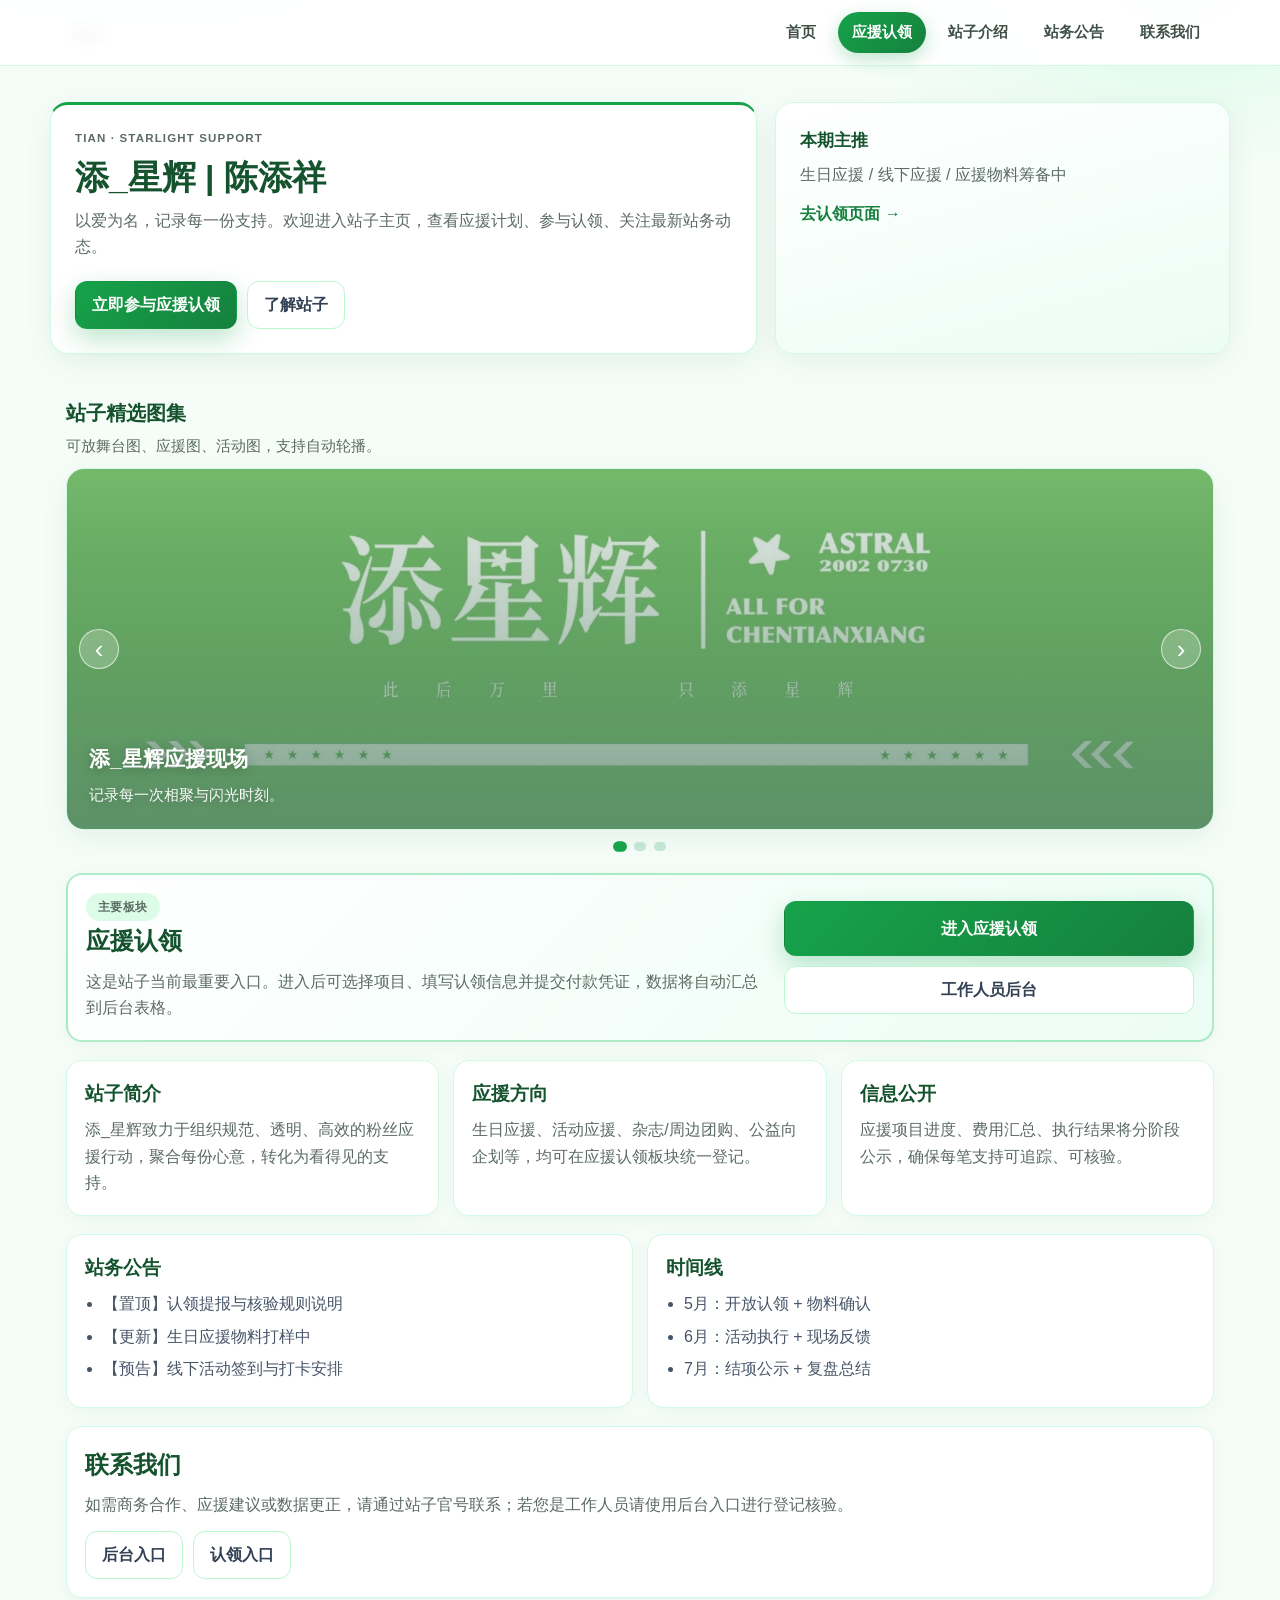
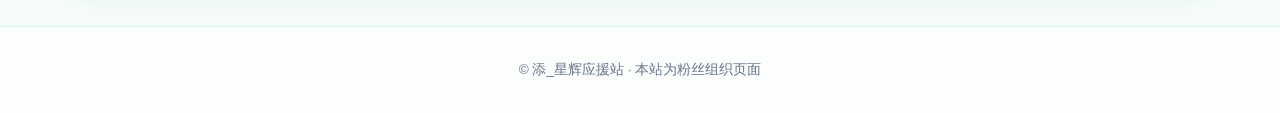
<file: index.html>
<!DOCTYPE html>
<html lang="zh-CN">
<head>
  <meta charset="UTF-8">
  <meta name="viewport" content="width=device-width, initial-scale=1.0, viewport-fit=cover">
  <meta name="color-scheme" content="light">
  <title>添_星辉 | 应援站主页</title>
  <link rel="stylesheet" href="assets/home.css">
</head>
<body>
  <header class="site-header">
    <div class="header-inner">
      <a href="index.html" class="logo-wrap" aria-label="添_星辉主页">
        <img src="assets/站子名字图案.png" alt="添_星辉" class="site-logo" onerror="this.style.display='none';this.parentNode.querySelector('.site-logo-fallback').style.display='inline';">
        <span class="site-logo-fallback">添_星辉</span>
      </a>
      <button class="menu-toggle" id="menuToggle" aria-label="展开导航">☰</button>
      <nav class="top-nav" id="topNav" aria-label="主导航">
        <a href="#home">首页</a>
        <a href="#claim" class="is-primary">应援认领</a>
        <a href="#about">站子介绍</a>
        <a href="#news">站务公告</a>
        <a href="#contact">联系我们</a>
      </nav>
    </div>
  </header>

  <main>
    <section id="home" class="hero">
      <div class="hero-inner">
        <div class="hero-copy">
          <p class="kicker" id="heroKicker">TIAN · STARLIGHT SUPPORT</p>
          <h1 id="heroTitle">添_星辉 | 陈添祥</h1>
          <p id="heroDesc">以爱为名，记录每一份支持。欢迎进入站子主页，查看应援计划、参与认领、关注最新站务动态。</p>
          <div class="hero-actions">
            <a href="claim.html" class="btn btn-primary">立即参与应援认领</a>
            <a href="#about" class="btn">了解站子</a>
          </div>
        </div>
        <div class="hero-card">
          <h3 id="featureTitle">本期主推</h3>
          <p id="featureDesc">生日应援 / 线下应援 / 应援物料筹备中</p>
          <a href="claim.html" class="text-link">去认领页面 →</a>
        </div>
      </div>
    </section>

    <section class="carousel-section">
      <div class="section-head">
        <h2>站子精选图集</h2>
        <p>可放舞台图、应援图、活动图，支持自动轮播。</p>
      </div>
      <div class="carousel" id="carousel" aria-label="滚动图片">
        <button class="carousel-btn prev" id="prevSlide" aria-label="上一张">‹</button>
        <div class="carousel-track" id="carouselTrack">
          <article class="slide is-active" data-src="assets/banner-1.jpg">
            <div class="slide-overlay">
              <h3>添_星辉应援现场</h3>
              <p>记录每一次相聚与闪光时刻。</p>
            </div>
          </article>
          <article class="slide" data-src="assets/banner-2.jpg">
            <div class="slide-overlay">
              <h3>生日应援企划</h3>
              <p>生日主题视觉与应援物料进度一览。</p>
            </div>
          </article>
          <article class="slide" data-src="assets/banner-3.jpg">
            <div class="slide-overlay">
              <h3>站子活动纪念</h3>
              <p>线下活动、地推与打卡的精彩瞬间。</p>
            </div>
          </article>
        </div>
        <button class="carousel-btn next" id="nextSlide" aria-label="下一张">›</button>
      </div>
      <div class="dots" id="dots" aria-label="轮播指示器"></div>
    </section>

    <section id="claim" class="section cards">
      <article class="card card-feature">
        <div>
          <p class="badge">主要板块</p>
          <h2 id="claimTitle">应援认领</h2>
          <p id="claimDesc">这是站子当前最重要入口。进入后可选择项目、填写认领信息并提交付款凭证，数据将自动汇总到后台表格。</p>
        </div>
        <div class="card-actions">
          <a href="claim.html" class="btn btn-primary btn-lg">进入应援认领</a>
          <a href="admin.html" class="btn">工作人员后台</a>
        </div>
      </article>
    </section>

    <section id="about" class="section cards cards-3">
      <article class="card">
        <h3>站子简介</h3>
        <p>添_星辉致力于组织规范、透明、高效的粉丝应援行动，聚合每份心意，转化为看得见的支持。</p>
      </article>
      <article class="card">
        <h3>应援方向</h3>
        <p>生日应援、活动应援、杂志/周边团购、公益向企划等，均可在应援认领板块统一登记。</p>
      </article>
      <article class="card">
        <h3>信息公开</h3>
        <p>应援项目进度、费用汇总、执行结果将分阶段公示，确保每笔支持可追踪、可核验。</p>
      </article>
    </section>

    <section id="news" class="section cards cards-2">
      <article class="card">
        <h3>站务公告</h3>
        <ul class="news-list">
          <li id="news1">【置顶】认领提报与核验规则说明</li>
          <li id="news2">【更新】生日应援物料打样中</li>
          <li id="news3">【预告】线下活动签到与打卡安排</li>
        </ul>
      </article>
      <article class="card">
        <h3>时间线</h3>
        <ul class="news-list">
          <li>5月：开放认领 + 物料确认</li>
          <li>6月：活动执行 + 现场反馈</li>
          <li>7月：结项公示 + 复盘总结</li>
        </ul>
      </article>
    </section>

    <section id="contact" class="section cards">
      <article class="card">
        <h2>联系我们</h2>
        <p>如需商务合作、应援建议或数据更正，请通过站子官号联系；若您是工作人员请使用后台入口进行登记核验。</p>
        <div class="contact-actions">
          <a class="btn" href="admin.html">后台入口</a>
          <a class="btn" href="claim.html">认领入口</a>
        </div>
      </article>
    </section>
  </main>

  <footer class="site-footer">
    <p>© 添_星辉应援站 · 本站为粉丝组织页面</p>
  </footer>

  <script src="config.js"></script>
  <script src="assets/api.js"></script>
  <script src="assets/home.js"></script>
</body>
</html>
</file>
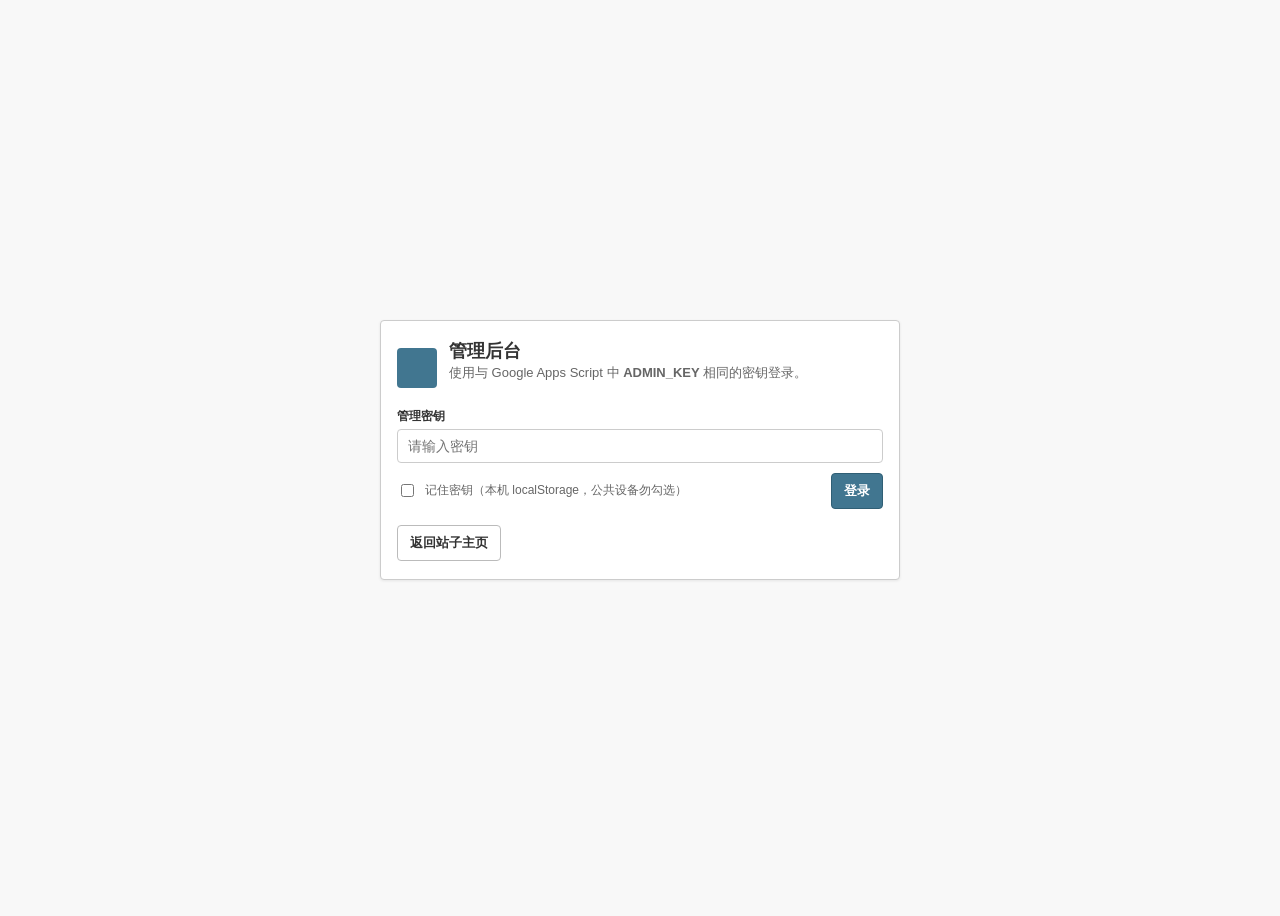
<file: admin.html>
<!DOCTYPE html>
<html lang="zh-CN">
<head>
  <meta charset="UTF-8">
  <meta name="viewport" content="width=device-width, initial-scale=1.0">
  <meta name="color-scheme" content="light">
  <title>管理后台 · 应援认领</title>
  <link rel="stylesheet" href="assets/admin.css?v=20260506-2208">
</head>
<body>
  <div class="wrap">
    <section id="view-login" class="view-login" aria-label="登录">
      <div class="login-card">
        <div class="login-brand">
          <div class="login-mark" aria-hidden="true"></div>
          <div>
            <h1 class="login-title">管理后台</h1>
            <p class="login-sub">使用与 Google Apps Script 中 <strong>ADMIN_KEY</strong> 相同的密钥登录。</p>
          </div>
        </div>

        <div class="field">
          <label for="loginKey">管理密钥</label>
          <input class="input" id="loginKey" type="password" autocomplete="off" placeholder="请输入密钥">
        </div>

        <div class="row">
          <label class="chk">
            <input type="checkbox" id="rememberKey">
            记住密钥（本机 localStorage，公共设备勿勾选）
          </label>
          <button type="button" class="btn btn-primary" id="btnLogin">登录</button>
        </div>

        <div id="loginMsg" class="msg" role="status"></div>

        <div class="row" style="margin-top:16px;">
          <a class="btn btn-ghost" href="index.html">返回站子主页</a>
        </div>
      </div>
    </section>

    <section id="view-app" hidden aria-label="控制台">
      <header class="admin-masthead">
        <div class="admin-masthead__title">应援认领 · 管理后台</div>
        <div class="admin-masthead__actions">
          <span class="meta meta--on-header" id="whoami">已登录</span>
          <button type="button" class="btn btn-header" id="btnLogout">退出登录</button>
          <a class="btn btn-header" href="claim.html">打开认领页</a>
        </div>
      </header>
      <nav class="admin-crumb" aria-label="面包屑">
        <a href="index.html">首页</a> › <span>管理后台</span>
      </nav>

      <div class="topbar">
        <div class="tabs" role="tablist" aria-label="功能分区">
          <button type="button" class="tab" id="tabClaims" role="tab" aria-selected="true">认领数据</button>
          <button type="button" class="tab" id="tabProjects" role="tab" aria-selected="false">应援项目</button>
          <button type="button" class="tab" id="tabSite" role="tab" aria-selected="false">主页内容</button>
        </div>
      </div>

      <div id="panelClaims" class="panel" role="tabpanel">
        <div class="toolbar">
          <div class="toolbar-left">
            <input class="input" id="filterClaims" type="search" placeholder="筛选：昵称 / 项目 / 联系方式…" style="min-width:min(520px,72vw);">
            <button type="button" class="btn btn-primary" id="btnReloadClaims">刷新</button>
            <button type="button" class="btn" id="btnCsvClaims">导出 CSV</button>
            <button type="button" class="btn" id="btnAddClaim">新增认领</button>
          </div>
          <div class="toolbar-right">
            <span class="meta" id="metaClaims">未加载</span>
          </div>
        </div>
        <div id="msgClaims" class="msg" role="status"></div>
        <div class="table-wrap">
          <table>
            <thead id="theadClaims"></thead>
            <tbody id="tbodyClaims"></tbody>
          </table>
          <div id="emptyClaims" class="empty" hidden>暂无数据</div>
        </div>
      </div>

      <div id="panelProjects" class="panel" hidden role="tabpanel">
        <div class="toolbar">
          <div class="toolbar-left">
            <input class="input" id="filterProjects" type="search" placeholder="筛选：名称 / 目标…" style="min-width:min(420px,72vw);">
            <button type="button" class="btn btn-primary" id="btnReloadProjects">刷新</button>
            <button type="button" class="btn" id="btnAddProject">新增项目</button>
          </div>
          <div class="toolbar-right">
            <span class="meta" id="metaProjects">未加载</span>
          </div>
        </div>
        <div id="msgProjects" class="msg" role="status"></div>
        <div class="table-wrap">
          <table>
            <thead id="theadProjects"></thead>
            <tbody id="tbodyProjects"></tbody>
          </table>
          <div id="emptyProjects" class="empty" hidden>暂无项目</div>
        </div>
      </div>

      <div id="panelSite" class="panel" hidden role="tabpanel">
        <div class="toolbar">
          <div class="toolbar-left">
            <button type="button" class="btn btn-primary" id="btnReloadSite">加载主页内容</button>
            <button type="button" class="btn" id="btnSaveSite">保存主页内容</button>
            <button type="button" class="btn" id="btnPreviewSite">一键预览首页</button>
            <button type="button" class="btn btn-danger" id="btnResetSite">恢复默认文案</button>
          </div>
          <div class="toolbar-right">
            <span class="meta" id="metaSite">未加载</span>
          </div>
        </div>
        <div id="msgSite" class="msg" role="status"></div>
        <div class="site-form-grid">
          <div class="field"><label for="site_hero_kicker">主视觉短标语</label><input class="input" id="site_hero_kicker" type="text"></div>
          <div class="field"><label for="site_hero_title">主标题</label><input class="input" id="site_hero_title" type="text"></div>
          <div class="field"><label for="site_hero_desc">主视觉描述</label><textarea class="input" id="site_hero_desc"></textarea></div>
          <div class="field"><label for="site_feature_title">本期主推标题</label><input class="input" id="site_feature_title" type="text"></div>
          <div class="field"><label for="site_feature_desc">本期主推描述</label><textarea class="input" id="site_feature_desc"></textarea></div>
          <div class="field"><label for="site_claim_title">应援认领标题</label><input class="input" id="site_claim_title" type="text"></div>
          <div class="field"><label for="site_claim_desc">应援认领描述</label><textarea class="input" id="site_claim_desc"></textarea></div>
          <div class="field"><label for="site_news_1">公告 1</label><input class="input" id="site_news_1" type="text"></div>
          <div class="field"><label for="site_news_2">公告 2</label><input class="input" id="site_news_2" type="text"></div>
          <div class="field"><label for="site_news_3">公告 3</label><input class="input" id="site_news_3" type="text"></div>
        </div>
      </div>
    </section>
  </div>

  <dialog id="dlgClaim" class="modal" aria-labelledby="dlgClaimTitle">
    <div class="modal-panel">
      <h3 id="dlgClaimTitle">编辑认领</h3>
      <div class="modal-grid" id="dlgClaimFields"></div>
      <div class="modal-actions">
        <button type="button" class="btn" id="dlgClaimCancel">取消</button>
        <button type="button" class="btn btn-primary" id="dlgClaimSave">保存</button>
      </div>
    </div>
  </dialog>

  <dialog id="dlgProject" class="modal" aria-labelledby="dlgProjectTitle">
    <div class="modal-panel">
      <h3 id="dlgProjectTitle">编辑应援项目</h3>
      <div class="modal-grid" id="dlgProjectFields"></div>
      <div class="modal-actions">
        <button type="button" class="btn" id="dlgProjectCancel">取消</button>
        <button type="button" class="btn btn-primary" id="dlgProjectSave">保存</button>
      </div>
    </div>
  </dialog>

  <script src="config.js?v=20260506-2208"></script>
  <script src="assets/api.js?v=20260506-2208"></script>
  <script src="assets/admin.js?v=20260506-2208"></script>
</body>
</html>
</file>
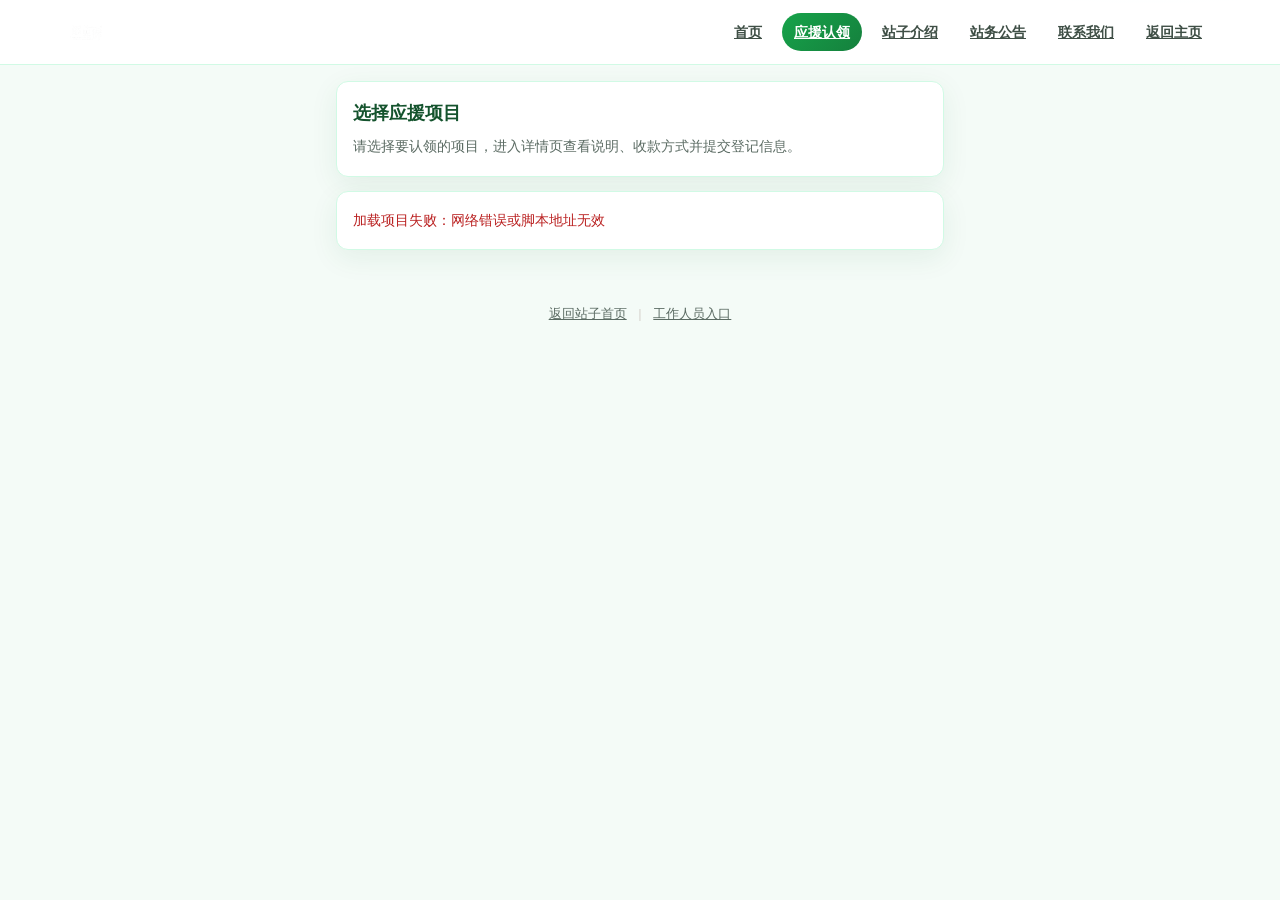
<file: claim.html>
<!DOCTYPE html>
<html lang="zh-CN">
<head>
  <meta charset="UTF-8">
  <meta name="viewport" content="width=device-width, initial-scale=1.0, viewport-fit=cover">
  <meta name="color-scheme" content="light">
  <title>添_星辉 | 应援认领</title>
  <link rel="stylesheet" href="assets/claim.css">
</head>
<body>
  <a class="skip-link" href="#main">跳到正文</a>

  <header class="site-header site-header-nav">
    <div class="header-inner">
      <a href="index.html" class="logo-wrap" aria-label="添_星辉主页">
        <img src="assets/站子名字图案.png" alt="添_星辉" class="site-logo" onerror="this.style.display='none';this.parentNode.querySelector('.site-logo-fallback').style.display='inline';">
        <span class="site-logo-fallback">添_星辉</span>
      </a>
      <button class="menu-toggle" id="menuToggle" aria-label="展开导航">☰</button>
      <nav class="top-nav" id="topNav" aria-label="主导航">
        <a href="index.html#home">首页</a>
        <a href="claim.html" class="is-primary">应援认领</a>
        <a href="index.html#about">站子介绍</a>
        <a href="index.html#news">站务公告</a>
        <a href="index.html#contact">联系我们</a>
        <a href="index.html">返回主页</a>
      </nav>
    </div>
  </header>

  <main id="main" class="site-main">
    <section id="view-closed" class="card state-closed" hidden>
      <h1 class="card__title">认领已关闭</h1>
      <p class="card__lead" id="closedMessage">当前认领通道已暂时关闭，请关注后续公告。</p>
    </section>

    <section id="view-list" hidden>
      <div class="card">
        <h1 class="card__title">选择应援项目</h1>
        <p class="card__lead">请选择要认领的项目，进入详情页查看说明、收款方式并提交登记信息。</p>
      </div>
      <div class="card">
        <div id="projectList" class="project-grid" aria-live="polite"></div>
      </div>
    </section>

    <section id="view-detail" hidden>
      <nav class="breadcrumbs" aria-label="面包屑">
        <button type="button" class="linkish" id="btnBackToList">认领首页</button>
        <span class="bc-sep" aria-hidden="true">›</span>
        <span id="bcCurrent">项目详情</span>
      </nav>

      <div class="card">
        <h1 class="card__title" id="detailTitle">项目</h1>
        <p class="card__lead" id="detailDesc"></p>
      </div>

      <div class="card">
        <h2 class="card__title" style="font-size:1rem;">收款方式</h2>
        <p class="card__lead" style="margin-bottom:10px;">请使用微信或支付宝扫码付款，付款完成后上传截图链接。</p>
        <div class="qr-grid" aria-label="收款二维码">
          <figure class="qr-box">
            <div class="qr-box__label">微信</div>
            <img class="qr-img" src="assets/wechat.jpg" alt="微信收款码" width="200" height="200" loading="lazy">
            <figcaption class="qr-caption">请使用微信扫码完成付款</figcaption>
          </figure>
          <figure class="qr-box">
            <div class="qr-box__label">支付宝</div>
            <img class="qr-img" src="assets/alipay.jpg" alt="支付宝收款码" width="200" height="200" loading="lazy">
            <figcaption class="qr-caption">请使用支付宝扫码完成付款</figcaption>
          </figure>
        </div>
        <p class="pay-note">付款后请直接上传截图文件，系统会自动压缩并提交，便于工作人员核对。</p>
      </div>

      <form id="claimForm" novalidate>
        <ul id="nonFieldErrors" class="errorlist nonfield" hidden></ul>

        <fieldset class="module">
          <legend>基本信息</legend>
          <div class="form-row">
            <label for="name">您的姓名 / 昵称<span class="req">*</span></label>
            <input type="text" id="name" name="name" autocomplete="name" required>
            <ul id="err_name" class="errorlist" hidden></ul>
          </div>
          <div class="form-row">
            <label for="contact">联系方式（微信 / 手机 / 邮箱）<span class="req">*</span></label>
            <input type="text" id="contact" name="contact" autocomplete="tel" required>
            <ul id="err_contact" class="errorlist" hidden></ul>
          </div>
          <div class="form-row">
            <label for="amount">认领金额（元）<span class="req">*</span></label>
            <div class="amount-wrap">
              <span class="amount-prefix" aria-hidden="true">¥</span>
              <input type="number" id="amount" name="amount" min="0" step="0.01" inputmode="decimal" required placeholder="0.00">
            </div>
            <ul id="err_amount" class="errorlist" hidden></ul>
          </div>
        </fieldset>

        <fieldset class="module">
          <legend>付款凭证</legend>
          <div class="form-row">
            <label for="screenshotFile">付款截图文件<span class="req">*</span></label>
            <input type="file" id="screenshotFile" name="screenshotFile" accept="image/*" required>
            <ul id="err_screenshotFile" class="errorlist" hidden></ul>
            <p class="help">支持 JPG / PNG / WEBP，建议单张不超过 8MB，提交时会自动压缩。</p>
          </div>
          <div class="form-row">
            <label for="remark">备注（选填）</label>
            <textarea id="remark" name="remark" placeholder="需要补充说明的内容"></textarea>
            <ul id="err_remark" class="errorlist" hidden></ul>
          </div>
        </fieldset>

        <fieldset class="module">
          <legend>其他项目</legend>
          <div class="form-row">
            <label for="customProject">若实际认领项目名称与上方不一致，可在此填写（选填）</label>
            <input type="text" id="customProject" name="customProject" placeholder="留空则使用当前项目页标题">
            <ul id="err_customProject" class="errorlist" hidden></ul>
          </div>
        </fieldset>

        <div class="btn-row">
          <button type="submit" class="btn btn-primary btn-block" id="submitBtn">提交认领登记</button>
        </div>
      </form>
    </section>

    <section id="view-thanks" class="card" hidden>
      <div class="thanks-icon" aria-hidden="true">✓</div>
      <h1 class="card__title">感谢您的支持</h1>
      <p class="card__lead">我们已收到您的登记信息，工作人员会尽快核对付款凭证并与您联系，请留意您留下的联系方式。</p>
      <div class="btn-row" style="margin-top:14px;">
        <a class="btn btn-primary" href="index.html">返回站子首页</a>
        <button type="button" class="btn" id="btnThanksAnother">继续认领其他项目</button>
      </div>
    </section>
  </main>

  <footer class="site-footer">
    <a href="index.html">返回站子首页</a>
    <span style="margin:0 8px;color:#d6d3cd;">|</span>
    <a href="admin.html">工作人员入口</a>
  </footer>

  <script src="config.js"></script>
  <script src="assets/api.js"></script>
  <script src="assets/claim.js"></script>
</body>
</html>
</file>
<file: assets/home.css>
/**
 * 添_星辉 · 清新白绿主题
 */
:root {
  --bg: #f6fdf9;
  --bg-glow: rgba(209, 250, 229, 0.65);
  --card: #ffffff;
  --text: #14532d;
  --text-soft: #166534;
  --muted: #5b6b63;
  --line: #d1fae5;
  --line-strong: #bbf7d0;
  --mint: #ecfdf5;
  --primary: #16a34a;
  --primary-dark: #15803d;
  --primary-soft: #dcfce7;
  --shadow: 0 8px 30px rgba(22, 101, 52, 0.08);
  --font: "Segoe UI", "PingFang SC", "Hiragino Sans GB", "Microsoft YaHei", sans-serif;
}

*,
*::before,
*::after {
  box-sizing: border-box;
}

html {
  scroll-behavior: smooth;
}

body {
  margin: 0;
  color: var(--text);
  font-family: var(--font);
  line-height: 1.65;
  background:
    radial-gradient(900px 420px at 12% -8%, var(--bg-glow), transparent 55%),
    radial-gradient(700px 360px at 92% 0%, rgba(187, 247, 208, 0.45), transparent 50%),
    var(--bg);
}

a {
  text-decoration: none;
  color: inherit;
}

.site-header {
  position: sticky;
  top: 0;
  z-index: 20;
  background: rgba(255, 255, 255, 0.94);
  backdrop-filter: blur(10px);
  border-bottom: 1px solid var(--line);
  box-shadow: 0 1px 0 rgba(255, 255, 255, 0.8) inset;
}

.header-inner {
  max-width: 1180px;
  margin: 0 auto;
  padding: 12px 16px;
  display: flex;
  align-items: center;
  gap: 14px;
  position: relative;
}

.logo-wrap {
  display: flex;
  align-items: center;
  gap: 10px;
  min-width: 0;
}

.site-logo {
  height: 40px;
  width: auto;
  display: block;
  filter: drop-shadow(0 2px 6px rgba(22, 101, 52, 0.12));
}

.site-logo-fallback {
  display: none;
  font-size: 1.2rem;
  font-weight: 800;
  color: var(--primary-dark);
}

.menu-toggle {
  display: none;
  margin-left: auto;
  border: 1px solid var(--line);
  background: #fff;
  border-radius: 10px;
  padding: 6px 10px;
  font-size: 18px;
  color: var(--text-soft);
}

.top-nav {
  margin-left: auto;
  display: flex;
  align-items: center;
  gap: 8px;
}

.top-nav a {
  padding: 8px 14px;
  border-radius: 999px;
  color: #3f4f46;
  font-size: 0.93rem;
  font-weight: 600;
}

.top-nav a:hover {
  background: var(--mint);
  color: var(--primary-dark);
}

.top-nav a.is-primary {
  background: linear-gradient(135deg, var(--primary), var(--primary-dark));
  color: #fff;
  box-shadow: 0 6px 18px rgba(22, 163, 74, 0.28);
}

.hero {
  padding: 36px 16px 22px;
}

.hero-inner {
  max-width: 1180px;
  margin: 0 auto;
  display: grid;
  grid-template-columns: 1.4fr 0.9fr;
  gap: 18px;
}

.hero-copy,
.hero-card {
  background: var(--card);
  border: 1px solid var(--line);
  border-radius: 18px;
  padding: 24px;
  box-shadow: var(--shadow);
}

.hero-copy {
  border-top: 3px solid var(--primary);
}

.kicker {
  margin: 0;
  color: var(--primary-dark);
  font-weight: 800;
  letter-spacing: 0.1em;
  font-size: 0.72rem;
}

.hero-copy h1 {
  margin: 10px 0 10px;
  font-size: clamp(1.65rem, 4vw, 2.1rem);
  line-height: 1.2;
  color: var(--text);
}

.hero-copy p {
  margin: 0;
  color: var(--muted);
}

.hero-actions {
  margin-top: 20px;
  display: flex;
  flex-wrap: wrap;
  gap: 10px;
}

.hero-card {
  background: linear-gradient(165deg, #ffffff 0%, var(--mint) 100%);
}

.hero-card h3 {
  margin: 0 0 8px;
  font-size: 1.05rem;
  color: var(--text);
}

.hero-card p {
  margin: 0 0 12px;
  color: var(--muted);
}

.text-link {
  color: var(--primary-dark);
  font-weight: 800;
}

.carousel-section,
.section {
  max-width: 1180px;
  margin: 0 auto;
  padding: 12px 16px 0;
}

.section-head {
  margin: 8px 0 10px;
}

.section-head h2 {
  margin: 0 0 4px;
  font-size: 1.28rem;
  color: var(--text);
}

.section-head p {
  margin: 0;
  color: var(--muted);
  font-size: 0.92rem;
}

.carousel {
  position: relative;
  border: 1px solid var(--line);
  border-radius: 18px;
  background: var(--card);
  overflow: hidden;
  box-shadow: var(--shadow);
}

.carousel-track {
  position: relative;
  height: 360px;
}

.slide {
  position: absolute;
  inset: 0;
  opacity: 0;
  transition: opacity 0.45s ease;
  background: linear-gradient(135deg, #d1fae5 0%, #bbf7d0 45%, #a7f3d0 100%);
  background-size: cover;
  background-position: center;
}

.slide.is-active {
  opacity: 1;
}

.slide::before {
  content: "";
  position: absolute;
  inset: 0;
  background: linear-gradient(to top, rgba(20, 83, 45, 0.55), rgba(20, 83, 45, 0.1));
}

.slide-overlay {
  position: absolute;
  left: 22px;
  right: 22px;
  bottom: 22px;
  color: #fff;
  text-shadow: 0 2px 12px rgba(0, 0, 0, 0.25);
}

.slide-overlay h3 {
  margin: 0 0 6px;
  font-size: 1.32rem;
}

.slide-overlay p {
  margin: 0;
  font-size: 0.92rem;
  opacity: 0.96;
}

.carousel-btn {
  position: absolute;
  top: 50%;
  transform: translateY(-50%);
  z-index: 2;
  width: 40px;
  height: 40px;
  border-radius: 999px;
  border: 1px solid rgba(255, 255, 255, 0.65);
  background: rgba(255, 255, 255, 0.22);
  color: #fff;
  cursor: pointer;
  font-size: 26px;
  line-height: 1;
  backdrop-filter: blur(4px);
}

.carousel-btn:hover {
  background: rgba(255, 255, 255, 0.35);
}

.carousel-btn.prev {
  left: 12px;
}

.carousel-btn.next {
  right: 12px;
}

.dots {
  display: flex;
  justify-content: center;
  gap: 8px;
  padding: 12px 0 4px;
}

.dot {
  width: 9px;
  height: 9px;
  border-radius: 999px;
  border: 0;
  background: #c7e9d6;
  cursor: pointer;
}

.dot.is-active {
  background: var(--primary);
  transform: scale(1.15);
}

.cards {
  padding-top: 18px;
}

.cards-3 {
  display: grid;
  grid-template-columns: repeat(3, 1fr);
  gap: 14px;
}

.cards-2 {
  display: grid;
  grid-template-columns: repeat(2, 1fr);
  gap: 14px;
}

.card {
  background: var(--card);
  border: 1px solid var(--line);
  border-radius: 16px;
  padding: 18px;
  box-shadow: 0 4px 18px rgba(22, 101, 52, 0.05);
}

.card h2,
.card h3 {
  margin: 0 0 8px;
  color: var(--text);
}

.card p {
  margin: 0;
  color: var(--muted);
}

.card-feature {
  display: grid;
  grid-template-columns: 1.5fr 0.9fr;
  gap: 16px;
  align-items: center;
  border: 2px solid rgba(34, 197, 94, 0.35);
  background: linear-gradient(135deg, #ffffff 0%, var(--mint) 100%);
}

.badge {
  display: inline-block;
  margin: 0 0 8px;
  padding: 4px 12px;
  border-radius: 999px;
  background: var(--primary-soft);
  color: var(--primary-dark);
  font-weight: 800;
  font-size: 0.76rem;
  letter-spacing: 0.04em;
}

.card-actions {
  display: flex;
  flex-direction: column;
  gap: 10px;
}

.btn {
  display: inline-flex;
  align-items: center;
  justify-content: center;
  padding: 10px 16px;
  border-radius: 12px;
  border: 1px solid var(--line-strong);
  background: #fff;
  color: #334155;
  font-weight: 700;
}

.btn:hover {
  background: var(--mint);
  border-color: var(--primary);
  color: var(--primary-dark);
}

.btn-primary {
  background: linear-gradient(135deg, var(--primary), var(--primary-dark));
  border-color: transparent;
  color: #fff;
  box-shadow: 0 10px 26px rgba(22, 163, 74, 0.28);
}

.btn-primary:hover {
  filter: brightness(1.03);
  color: #fff;
}

.btn-lg {
  padding: 13px 20px;
  font-size: 1.02rem;
}

.news-list {
  margin: 0;
  padding-left: 18px;
  color: #475569;
}

.news-list li {
  margin: 6px 0;
}

.contact-actions {
  display: flex;
  gap: 10px;
  flex-wrap: wrap;
  margin-top: 12px;
}

.site-footer {
  margin-top: 28px;
  border-top: 1px solid var(--line);
  padding: 18px;
  text-align: center;
  color: #64748b;
  font-size: 0.85rem;
  background: rgba(255, 255, 255, 0.65);
}

@media (max-width: 980px) {
  .hero-inner {
    grid-template-columns: 1fr;
  }
  .cards-3,
  .cards-2 {
    grid-template-columns: 1fr;
  }
  .card-feature {
    grid-template-columns: 1fr;
  }
}

@media (max-width: 760px) {
  .menu-toggle {
    display: block;
  }
  .top-nav {
    display: none;
    position: absolute;
    left: 12px;
    right: 12px;
    top: 64px;
    background: #fff;
    border: 1px solid var(--line);
    border-radius: 14px;
    padding: 10px;
    flex-direction: column;
    align-items: stretch;
    gap: 6px;
    box-shadow: var(--shadow);
  }
  .top-nav.is-open {
    display: flex;
  }
  .top-nav a {
    border-radius: 10px;
  }
  .carousel-track {
    height: 255px;
  }
}
</file>
<file: assets/admin.css>
/**
 * 管理端：浅色 Django Admin 风格（顶栏 #417690、面包屑条、模块白底细边框）
 */
:root {
  --dj-header: #417690;
  --dj-header-text: #ffc;
  --dj-breadcrumb-bg: #79aec8;
  --dj-breadcrumb-text: #2b5170;
  --dj-body: #f8f8f8;
  --dj-border: #e0e0e0;
  --dj-border-strong: #ccc;
  --dj-text: #333;
  --dj-muted: #666;
  --dj-link: #447e9b;
  --dj-row-alt: #f6f6f6;
  --dj-danger: #ba2121;
  --dj-ok: #0a7f2e;
  --radius: 4px;
  --font: "Segoe UI", "PingFang SC", "Hiragino Sans GB", "Microsoft YaHei", sans-serif;
}

[hidden] {
  display: none !important;
}

*,
*::before,
*::after {
  box-sizing: border-box;
}

html {
  color-scheme: light;
}

body {
  margin: 0;
  min-height: 100vh;
  font-family: var(--font);
  font-size: 14px;
  color: var(--dj-text);
  background: var(--dj-body);
}

a {
  color: var(--dj-link);
}

.wrap {
  max-width: 1240px;
  margin: 0 auto;
  padding: 12px 14px 28px;
}

.admin-masthead {
  background: var(--dj-header);
  color: var(--dj-header-text);
  padding: 10px 16px;
  display: flex;
  align-items: center;
  justify-content: space-between;
  gap: 12px;
  border-radius: 0;
  margin: 0 -14px 0;
}

.admin-masthead__title {
  font-weight: 700;
  font-size: 1.125rem;
  letter-spacing: 0.01em;
}

.admin-masthead__actions {
  display: flex;
  flex-wrap: wrap;
  gap: 8px;
  align-items: center;
}

.admin-masthead a,
.admin-masthead button {
  color: var(--dj-header-text);
}

.meta--on-header {
  color: var(--dj-header-text);
  opacity: 0.95;
}

.btn-header {
  border-color: rgba(255, 255, 255, 0.35) !important;
  color: var(--dj-header-text) !important;
  background: transparent !important;
}

.btn-header:hover {
  background: rgba(255, 255, 255, 0.12) !important;
}

.admin-crumb {
  background: var(--dj-breadcrumb-bg);
  color: var(--dj-breadcrumb-text);
  padding: 8px 16px;
  font-size: 0.8125rem;
  margin: 0 -14px 10px;
  border-bottom: 1px solid #6a94ad;
}

.admin-crumb a {
  color: #fff;
  text-decoration: none;
  font-weight: 600;
}

.admin-crumb a:hover {
  text-decoration: underline;
}

.view-login {
  min-height: calc(100vh - 24px);
  display: grid;
  place-items: center;
  padding: 18px 0;
}

.login-card {
  width: min(520px, 100%);
  border-radius: 4px;
  border: 1px solid var(--dj-border-strong);
  background: #fff;
  box-shadow: 0 1px 3px rgba(0, 0, 0, 0.08);
  padding: 18px 16px;
}

.login-brand {
  display: flex;
  gap: 12px;
  align-items: center;
  margin-bottom: 10px;
}

.login-mark {
  width: 40px;
  height: 40px;
  border-radius: 4px;
  background: var(--dj-header);
}

.login-title {
  margin: 0;
  font-size: 1.125rem;
  font-weight: 700;
  color: var(--dj-text);
}

.login-sub {
  margin: 0 0 14px;
  color: var(--dj-muted);
  font-size: 0.8125rem;
  line-height: 1.55;
}

.field {
  margin-bottom: 10px;
}

.field label {
  display: block;
  font-size: 0.75rem;
  font-weight: 700;
  color: var(--dj-text);
  margin-bottom: 4px;
}

.input {
  width: 100%;
  padding: 8px 10px;
  border-radius: 4px;
  border: 1px solid var(--dj-border-strong);
  background: #fff;
  color: var(--dj-text);
  font-size: 0.875rem;
  font-family: inherit;
}

.input:focus {
  outline: none;
  border-color: var(--dj-header);
  box-shadow: 0 0 0 2px rgba(65, 118, 144, 0.15);
}

textarea.input {
  min-height: 88px;
  resize: vertical;
}

.row {
  display: flex;
  gap: 10px;
  flex-wrap: wrap;
  align-items: center;
  justify-content: space-between;
  margin-top: 10px;
}

.chk {
  display: flex;
  gap: 8px;
  align-items: center;
  color: var(--dj-muted);
  font-size: 0.75rem;
  user-select: none;
}

.btn {
  border: 1px solid #bbb;
  background: #e9e9e9;
  color: #333;
  padding: 8px 12px;
  border-radius: 4px;
  font-weight: 600;
  cursor: pointer;
  font-size: 0.8125rem;
  font-family: inherit;
  text-decoration: none;
  display: inline-flex;
  align-items: center;
  justify-content: center;
}

.btn:hover {
  background: #ddd;
}

.btn-primary {
  background: var(--dj-header);
  border-color: #305f75;
  color: #fff;
}

.btn-primary:hover {
  background: #356684;
  color: #fff;
}

.btn-primary:disabled {
  opacity: 0.55;
  cursor: not-allowed;
}

.btn-ghost {
  background: #fff;
}

.btn-danger {
  border-color: #d4a0a6;
  background: #fff5f5;
  color: var(--dj-danger);
}

.topbar {
  display: flex;
  flex-wrap: wrap;
  gap: 10px;
  align-items: center;
  justify-content: space-between;
  margin-bottom: 10px;
  padding: 8px 10px;
  background: #fff;
  border: 1px solid var(--dj-border);
  border-radius: var(--radius);
}

.tabs {
  display: flex;
  gap: 0;
  flex-wrap: wrap;
}

.tab {
  border: 1px solid var(--dj-border);
  background: #f3f3f3;
  color: #555;
  padding: 8px 12px;
  border-radius: 4px 4px 0 0;
  cursor: pointer;
  font-weight: 700;
  font-size: 0.8125rem;
  margin-right: 4px;
  font-family: inherit;
}

.tab[aria-selected="true"] {
  background: #fff;
  color: var(--dj-text);
  border-bottom-color: #fff;
  margin-bottom: -1px;
}

.panel {
  border-radius: 0 4px 4px 4px;
  border: 1px solid var(--dj-border);
  background: #fff;
  padding: 12px;
}

.toolbar {
  display: flex;
  flex-wrap: wrap;
  gap: 8px;
  align-items: center;
  justify-content: space-between;
  margin-bottom: 10px;
}

.toolbar-left,
.toolbar-right {
  display: flex;
  flex-wrap: wrap;
  gap: 8px;
  align-items: center;
}

.meta {
  color: var(--dj-muted);
  font-size: 0.75rem;
}

.table-wrap {
  overflow: auto;
  max-height: min(68vh, 640px);
  border: 1px solid var(--dj-border);
  border-radius: 4px;
}

table {
  width: 100%;
  border-collapse: collapse;
  font-size: 0.8125rem;
}

th,
td {
  padding: 8px 10px;
  border-bottom: 1px solid var(--dj-border);
  vertical-align: top;
  text-align: left;
}

th {
  position: sticky;
  top: 0;
  z-index: 2;
  background: #f3f3f3;
  color: #111;
  white-space: nowrap;
  border-bottom: 1px solid var(--dj-border-strong);
}

tbody tr:nth-child(even) td {
  background: var(--dj-row-alt);
}

tbody tr:hover td {
  background: #eef6fb;
}

.mono {
  font-variant-numeric: tabular-nums;
  color: #444;
  white-space: nowrap;
}

.ops {
  display: flex;
  gap: 6px;
  flex-wrap: wrap;
}

.ops .btn {
  padding: 6px 8px;
  font-size: 0.75rem;
}

a.link {
  color: var(--dj-link);
  word-break: break-all;
}

.msg {
  margin-top: 8px;
  padding: 8px 10px;
  border-radius: 4px;
  font-size: 0.8125rem;
  display: none;
}

.msg.show {
  display: block;
}

.msg.ok {
  border: 1px solid #c9e8d2;
  background: #f4fff7;
  color: var(--dj-ok);
}

.msg.err {
  border: 1px solid #f5c6cb;
  background: #fff5f5;
  color: var(--dj-danger);
}

.empty {
  padding: 18px;
  text-align: center;
  color: var(--dj-muted);
  font-size: 0.8125rem;
}

dialog.modal {
  width: min(720px, calc(100% - 24px));
  border: 1px solid var(--dj-border-strong);
  border-radius: 4px;
  background: #fff;
  color: var(--dj-text);
  padding: 0;
  box-shadow: 0 8px 40px rgba(0, 0, 0, 0.18);
}

dialog.modal::backdrop {
  background: rgba(0, 0, 0, 0.35);
}

.modal-panel {
  padding: 14px 14px 12px;
}

.modal-panel h3 {
  margin: 0 0 10px;
  font-size: 1rem;
  font-weight: 700;
}

.modal-grid {
  display: grid;
  gap: 8px;
}

.modal-actions {
  display: flex;
  justify-content: flex-end;
  gap: 8px;
  margin-top: 12px;
  padding-top: 10px;
  border-top: 1px solid var(--dj-border);
}

.site-form-grid {
  display: grid;
  grid-template-columns: repeat(2, minmax(280px, 1fr));
  gap: 10px 12px;
}

.site-form-grid .field {
  margin-bottom: 0;
}

.site-form-grid .field:nth-child(3),
.site-form-grid .field:nth-child(5),
.site-form-grid .field:nth-child(7) {
  grid-column: 1 / -1;
}

@media (max-width: 720px) {
  .ops {
    flex-direction: column;
    align-items: stretch;
  }
  .site-form-grid {
    grid-template-columns: 1fr;
  }
  .site-form-grid .field {
    grid-column: auto !important;
  }
}
</file>
<file: assets/claim.css>
/**
 * 认领页 · 清新白绿（与站子主页一致）
 */
:root {
  --bg: #f4fbf7;
  --bg-glow: rgba(209, 250, 229, 0.45);
  --bg-elev: #ecfdf5;
  --card: #ffffff;
  --border: #d1fae5;
  --border-strong: #bbf7d0;
  --text: #14532d;
  --muted: #5b6b63;
  --accent: #16a34a;
  --accent-hover: #15803d;
  --accent-soft: #dcfce7;
  --danger: #b91c1c;
  --radius: 12px;
  --radius-sm: 10px;
  --shadow: 0 8px 28px rgba(22, 101, 52, 0.08);
  --font: "Segoe UI", "PingFang SC", "Hiragino Sans GB", "Microsoft YaHei", sans-serif;
}

*,
*::before,
*::after {
  box-sizing: border-box;
}

html {
  color-scheme: light;
}

body {
  margin: 0;
  min-height: 100vh;
  font-family: var(--font);
  color: var(--text);
  line-height: 1.55;
  background:
    radial-gradient(700px 320px at 90% -10%, var(--bg-glow), transparent 50%),
    var(--bg);
}

a {
  color: var(--accent);
}

a:hover {
  color: var(--accent-hover);
}

.skip-link {
  position: absolute;
  left: -9999px;
}

.skip-link:focus {
  left: 12px;
  top: 12px;
  width: auto;
  padding: 8px 12px;
  background: var(--card);
  border: 1px solid var(--border);
  border-radius: 8px;
  z-index: 100;
}

.site-header {
  background: rgba(255, 255, 255, 0.95);
  border-bottom: 1px solid var(--border);
  backdrop-filter: blur(8px);
}

.site-header-nav {
  position: sticky;
  top: 0;
  z-index: 30;
}

.header-inner {
  max-width: 1180px;
  margin: 0 auto;
  padding: 12px 16px;
  display: flex;
  align-items: center;
  gap: 14px;
  position: relative;
}

.logo-wrap {
  display: flex;
  align-items: center;
  gap: 10px;
  min-width: 0;
}

.site-logo {
  height: 40px;
  width: auto;
  display: block;
}

.site-logo-fallback {
  display: none;
  font-size: 1.2rem;
  font-weight: 800;
  color: var(--accent-hover);
}

.menu-toggle {
  display: none;
  margin-left: auto;
  border: 1px solid var(--border);
  background: #fff;
  border-radius: 10px;
  padding: 6px 10px;
  font-size: 18px;
  color: var(--text);
}

.top-nav {
  margin-left: auto;
  display: flex;
  align-items: center;
  gap: 8px;
}

.top-nav a {
  padding: 8px 12px;
  border-radius: 999px;
  color: #3f4f46;
  font-size: 0.9rem;
  font-weight: 600;
}

.top-nav a:hover {
  background: var(--accent-soft);
  color: var(--accent-hover);
}

.top-nav a.is-primary {
  background: linear-gradient(135deg, var(--accent), var(--accent-hover));
  color: #fff;
}

.site-header__inner {
  max-width: 640px;
  margin: 0 auto;
  padding: 14px 16px;
  display: flex;
  flex-direction: column;
  gap: 2px;
}

.site-title {
  font-size: 1.125rem;
  font-weight: 800;
  color: var(--accent-hover);
  text-decoration: none;
}

.site-title:hover {
  text-decoration: underline;
}

.site-tagline {
  font-size: 0.8125rem;
  color: var(--muted);
}

.site-main {
  max-width: 640px;
  margin: 0 auto;
  padding: 16px 16px 40px;
}

.site-footer {
  max-width: 640px;
  margin: 0 auto;
  padding: 0 16px 28px;
  font-size: 0.8125rem;
  color: var(--muted);
  text-align: center;
}

.site-footer a {
  color: var(--muted);
  text-decoration: underline;
}

.site-footer a:hover {
  color: var(--accent-hover);
}

.card {
  background: var(--card);
  border: 1px solid var(--border);
  border-radius: var(--radius);
  box-shadow: var(--shadow);
  padding: 18px 16px;
  margin-bottom: 14px;
}

.card__title {
  margin: 0 0 8px;
  font-size: 1.125rem;
  font-weight: 800;
  color: var(--text);
}

.card__lead {
  margin: 0;
  font-size: 0.875rem;
  color: var(--muted);
}

.breadcrumbs {
  font-size: 0.8125rem;
  color: var(--muted);
  margin-bottom: 12px;
}

.breadcrumbs .linkish {
  color: var(--accent-hover);
  text-decoration: none;
  background: none;
  border: 0;
  padding: 0;
  font: inherit;
  cursor: pointer;
  font-weight: 600;
}

.breadcrumbs .linkish:hover {
  text-decoration: underline;
}

.bc-sep {
  margin: 0 6px;
  color: var(--border-strong);
}

.project-grid {
  display: grid;
  gap: 10px;
}

.project-card {
  border: 1px solid var(--border);
  border-radius: var(--radius-sm);
  padding: 14px;
  background: linear-gradient(180deg, #fff 0%, var(--bg-elev) 100%);
}

.project-card__name {
  font-weight: 800;
  font-size: 0.95rem;
  margin: 0 0 4px;
  color: var(--text);
}

.project-card__target {
  margin: 0 0 12px;
  font-size: 0.8125rem;
  color: var(--muted);
}

.project-card__actions {
  display: flex;
  justify-content: flex-end;
}

fieldset.module {
  border: 1px solid var(--border);
  border-radius: var(--radius-sm);
  padding: 14px 14px 16px;
  margin: 0 0 14px;
  background: #fff;
}

fieldset.module legend {
  padding: 0 8px;
  font-size: 0.8125rem;
  font-weight: 800;
  color: var(--accent-hover);
}

.form-row {
  margin-bottom: 12px;
}

.form-row:last-child {
  margin-bottom: 0;
}

.form-row label {
  display: block;
  font-size: 0.8125rem;
  font-weight: 700;
  margin-bottom: 6px;
  color: var(--text);
}

.req {
  color: var(--danger);
  margin-left: 2px;
}

input[type="text"],
input[type="url"],
input[type="number"],
textarea {
  width: 100%;
  padding: 11px 12px;
  border-radius: 10px;
  border: 1px solid var(--border-strong);
  background: #fff;
  font-size: 1rem;
  font-family: inherit;
  color: var(--text);
}

textarea {
  min-height: 88px;
  resize: vertical;
}

input:focus,
textarea:focus {
  outline: none;
  border-color: rgba(22, 163, 74, 0.55);
  box-shadow: 0 0 0 3px rgba(34, 197, 94, 0.18);
}

.help {
  margin-top: 6px;
  font-size: 0.75rem;
  color: var(--muted);
}

ul.errorlist {
  margin: 6px 0 0;
  padding: 0;
  list-style: none;
  color: var(--danger);
  font-size: 0.8125rem;
}

ul.errorlist.nonfield {
  margin: 0 0 12px;
  padding: 10px 12px;
  border: 1px solid #fecdd3;
  background: #fff1f2;
  border-radius: 10px;
}

.qr-grid {
  display: grid;
  grid-template-columns: 1fr 1fr;
  gap: 12px;
  margin-bottom: 12px;
}

@media (max-width: 520px) {
  .qr-grid {
    grid-template-columns: 1fr;
  }
}

@media (max-width: 760px) {
  .menu-toggle {
    display: block;
  }

  .top-nav {
    display: none;
    position: absolute;
    left: 12px;
    right: 12px;
    top: 64px;
    background: #fff;
    border: 1px solid var(--border);
    border-radius: 14px;
    padding: 10px;
    flex-direction: column;
    align-items: stretch;
    gap: 6px;
    box-shadow: var(--shadow);
  }

  .top-nav.is-open {
    display: flex;
  }

  .top-nav a {
    border-radius: 10px;
  }
}

.qr-box {
  margin: 0;
  border: 1px dashed var(--border-strong);
  border-radius: var(--radius-sm);
  background: var(--bg-elev);
  padding: 14px;
  text-align: center;
  display: flex;
  flex-direction: column;
  align-items: center;
  gap: 10px;
}

.qr-box__label {
  font-size: 0.72rem;
  font-weight: 800;
  color: var(--accent-hover);
  letter-spacing: 0.08em;
  text-transform: uppercase;
}

.qr-img {
  width: min(200px, 70vw);
  height: auto;
  border-radius: 12px;
  border: 1px solid var(--border);
  background: #fff;
  display: block;
}

.qr-caption {
  font-size: 0.75rem;
  color: var(--muted);
  margin: 0;
}

.pay-note {
  font-size: 0.8125rem;
  margin: 0 0 8px;
  color: var(--text);
}

.amount-wrap {
  position: relative;
}

.amount-prefix {
  position: absolute;
  left: 12px;
  top: 50%;
  transform: translateY(-50%);
  font-weight: 800;
  color: var(--text);
}

.amount-wrap input {
  padding-left: 30px;
}

.btn-row {
  display: flex;
  gap: 10px;
  flex-wrap: wrap;
  align-items: center;
  margin-top: 4px;
}

.btn {
  display: inline-flex;
  align-items: center;
  justify-content: center;
  padding: 10px 14px;
  border-radius: 10px;
  border: 1px solid var(--border-strong);
  background: #fff;
  color: var(--text);
  font-size: 0.875rem;
  font-weight: 700;
  font-family: inherit;
  cursor: pointer;
  text-decoration: none;
}

.btn:hover {
  background: var(--accent-soft);
  border-color: var(--accent);
}

.btn:disabled {
  opacity: 0.55;
  cursor: not-allowed;
}

.btn-primary {
  background: linear-gradient(135deg, var(--accent), var(--accent-hover));
  border-color: transparent;
  color: #fff;
  box-shadow: 0 10px 24px rgba(22, 163, 74, 0.25);
}

.btn-primary:hover {
  filter: brightness(1.03);
  color: #fff;
}

.btn-block {
  width: 100%;
}

.skel {
  height: 56px;
  border-radius: var(--radius-sm);
  border: 1px solid var(--border);
  background: linear-gradient(90deg, #e8f5ef, #f0fdf4, #e8f5ef);
  background-size: 200% 100%;
  animation: skel 1.1s ease-in-out infinite;
}

@keyframes skel {
  0% {
    background-position: 0% 0%;
  }
  100% {
    background-position: -200% 0%;
  }
}

.state-closed .card__title {
  color: var(--danger);
}

.thanks-icon {
  width: 44px;
  height: 44px;
  border-radius: 999px;
  background: var(--accent-soft);
  color: var(--accent-hover);
  display: grid;
  place-items: center;
  font-weight: 800;
  margin-bottom: 10px;
}

@media (prefers-reduced-motion: reduce) {
  .skel {
    animation: none;
  }
}
</file>
